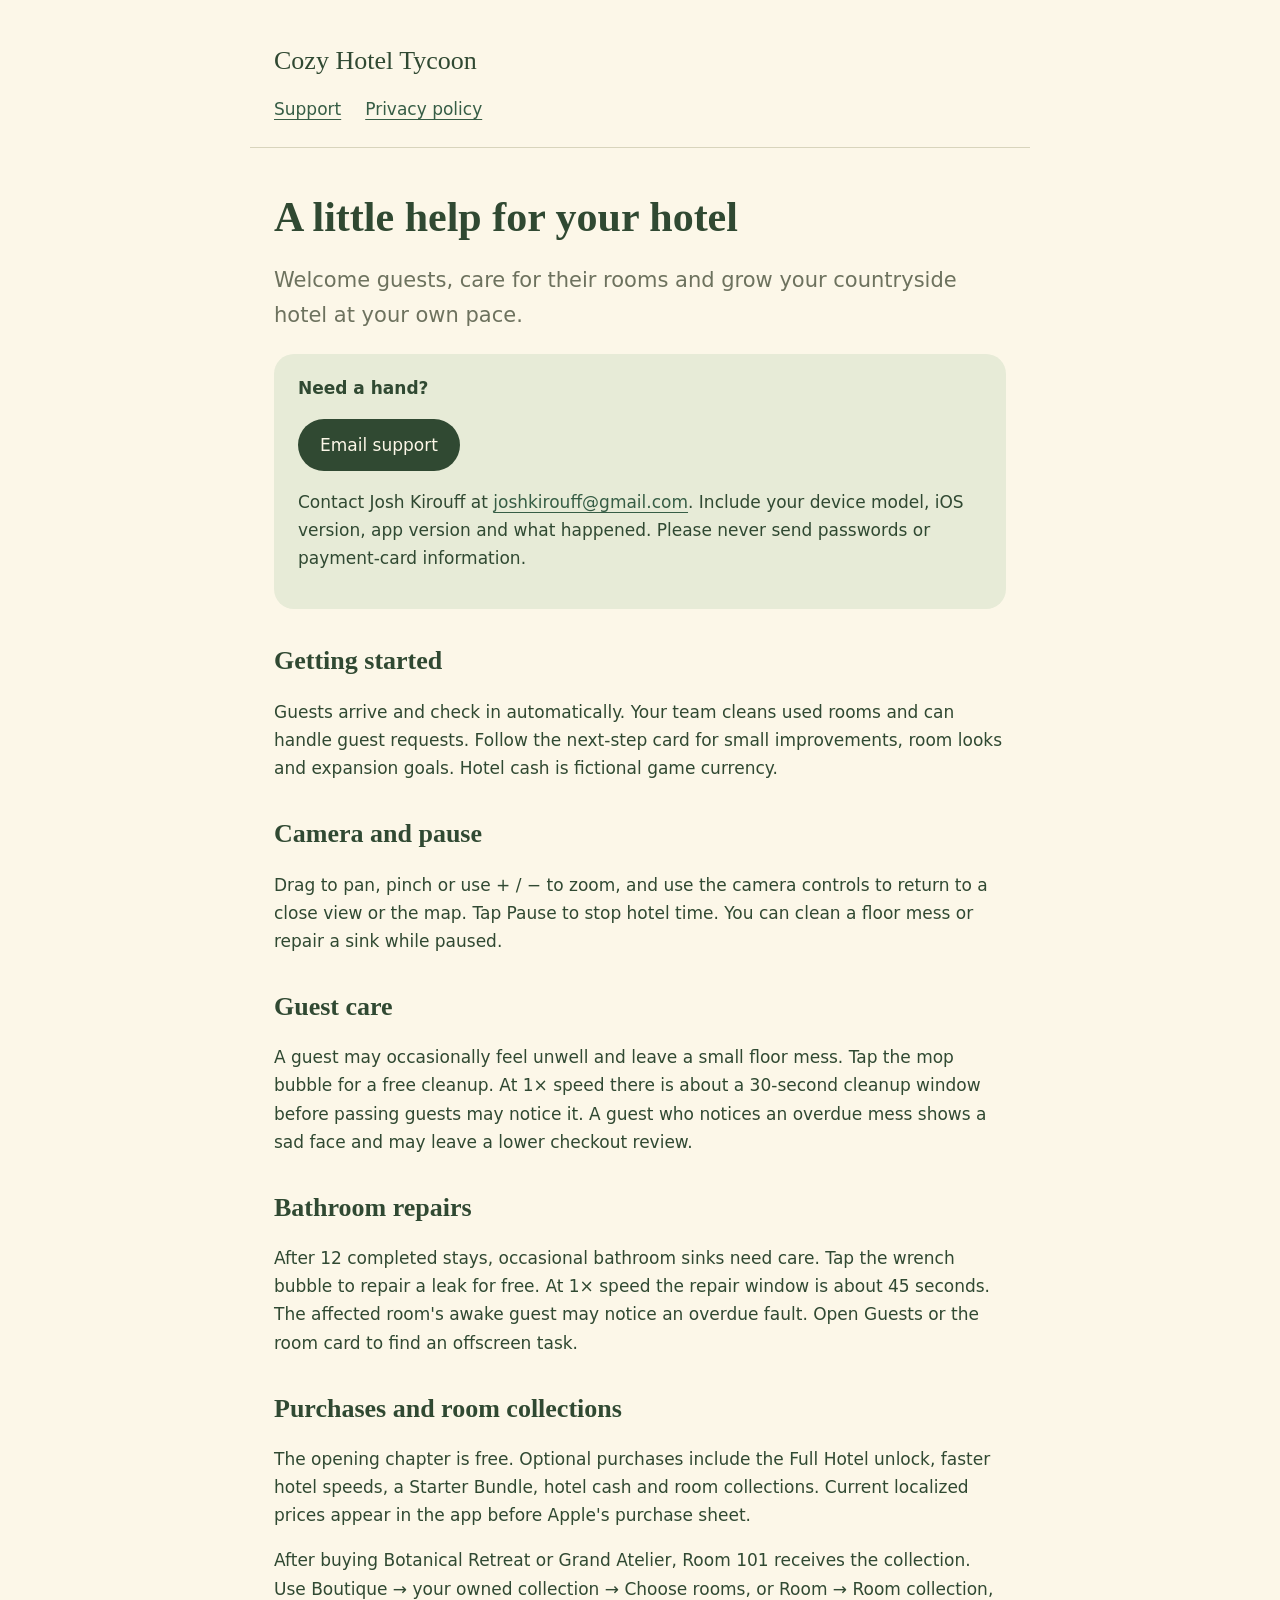
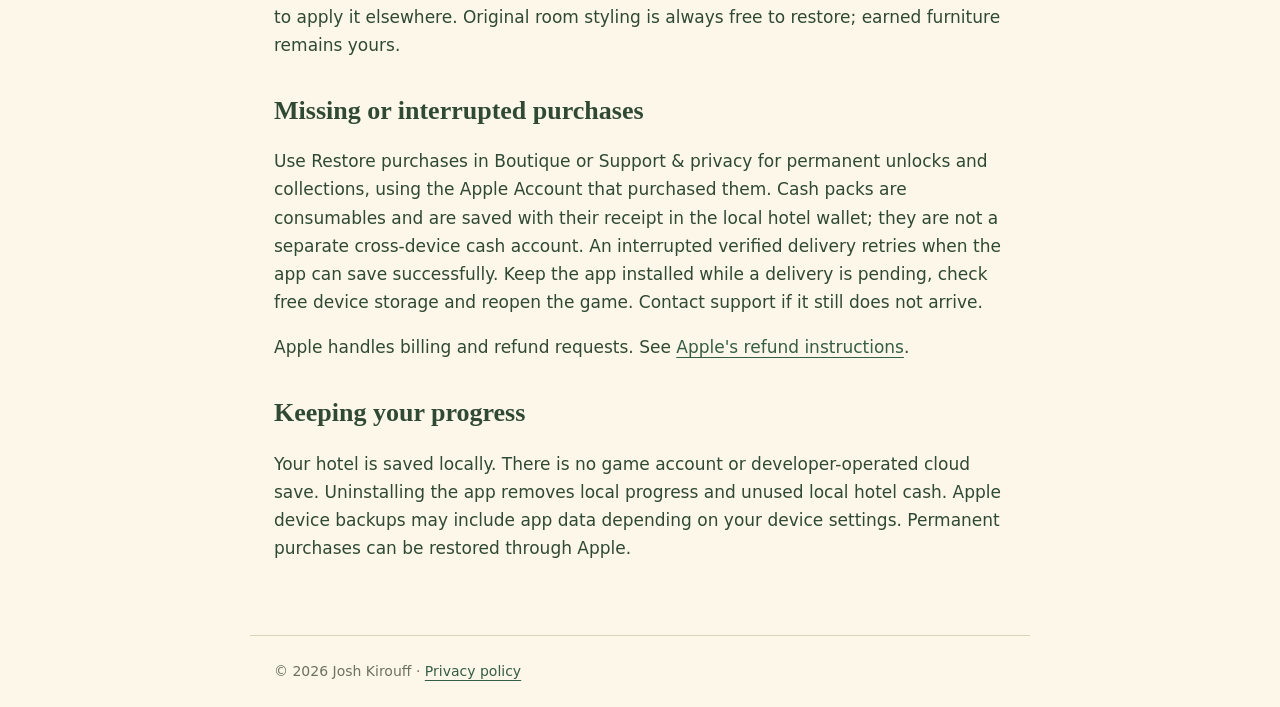
<file: cozy-hotel/index.html>
<!doctype html><html lang="en"><head><meta charset="utf-8"><meta name="viewport" content="width=device-width,initial-scale=1"><title>Cozy Hotel Tycoon · Support</title><meta name="description" content="Help with Cozy Hotel Tycoon: controls, guest care, room repairs and purchases."><link rel="stylesheet" href="style.css"></head><body><header><a class="brand" href="./">Cozy Hotel Tycoon</a><nav aria-label="Main"><a href="./">Support</a><a href="privacy.html">Privacy policy</a></nav></header><main><h1>A little help for your hotel</h1><p class="intro">Welcome guests, care for their rooms and grow your countryside hotel at your own pace.</p><div class="note"><strong>Need a hand?</strong><p><a class="contact" href="mailto:joshkirouff@gmail.com?subject=Cozy%20Hotel%20support">Email support</a></p><p>Contact Josh Kirouff at <a href="mailto:joshkirouff@gmail.com">joshkirouff@gmail.com</a>. Include your device model, iOS version, app version and what happened. Please never send passwords or payment-card information.</p></div><h2>Getting started</h2><p>Guests arrive and check in automatically. Your team cleans used rooms and can handle guest requests. Follow the next-step card for small improvements, room looks and expansion goals. Hotel cash is fictional game currency.</p><h2>Camera and pause</h2><p>Drag to pan, pinch or use + / − to zoom, and use the camera controls to return to a close view or the map. Tap Pause to stop hotel time. You can clean a floor mess or repair a sink while paused.</p><h2>Guest care</h2><p>A guest may occasionally feel unwell and leave a small floor mess. Tap the mop bubble for a free cleanup. At 1× speed there is about a 30-second cleanup window before passing guests may notice it. A guest who notices an overdue mess shows a sad face and may leave a lower checkout review.</p><h2>Bathroom repairs</h2><p>After 12 completed stays, occasional bathroom sinks need care. Tap the wrench bubble to repair a leak for free. At 1× speed the repair window is about 45 seconds. The affected room's awake guest may notice an overdue fault. Open Guests or the room card to find an offscreen task.</p><h2>Purchases and room collections</h2><p>The opening chapter is free. Optional purchases include the Full Hotel unlock, faster hotel speeds, a Starter Bundle, hotel cash and room collections. Current localized prices appear in the app before Apple's purchase sheet.</p><p>After buying Botanical Retreat or Grand Atelier, Room 101 receives the collection. Use Boutique → your owned collection → Choose rooms, or Room → Room collection, to apply it elsewhere. Original room styling is always free to restore; earned furniture remains yours.</p><h2>Missing or interrupted purchases</h2><p>Use Restore purchases in Boutique or Support &amp; privacy for permanent unlocks and collections, using the Apple Account that purchased them. Cash packs are consumables and are saved with their receipt in the local hotel wallet; they are not a separate cross-device cash account. An interrupted verified delivery retries when the app can save successfully. Keep the app installed while a delivery is pending, check free device storage and reopen the game. Contact support if it still does not arrive.</p><p>Apple handles billing and refund requests. See <a href="https://support.apple.com/118223">Apple's refund instructions</a>.</p><h2>Keeping your progress</h2><p>Your hotel is saved locally. There is no game account or developer-operated cloud save. Uninstalling the app removes local progress and unused local hotel cash. Apple device backups may include app data depending on your device settings. Permanent purchases can be restored through Apple.</p></main><footer>© 2026 Josh Kirouff · <a href="privacy.html">Privacy policy</a></footer></body></html>
</file>
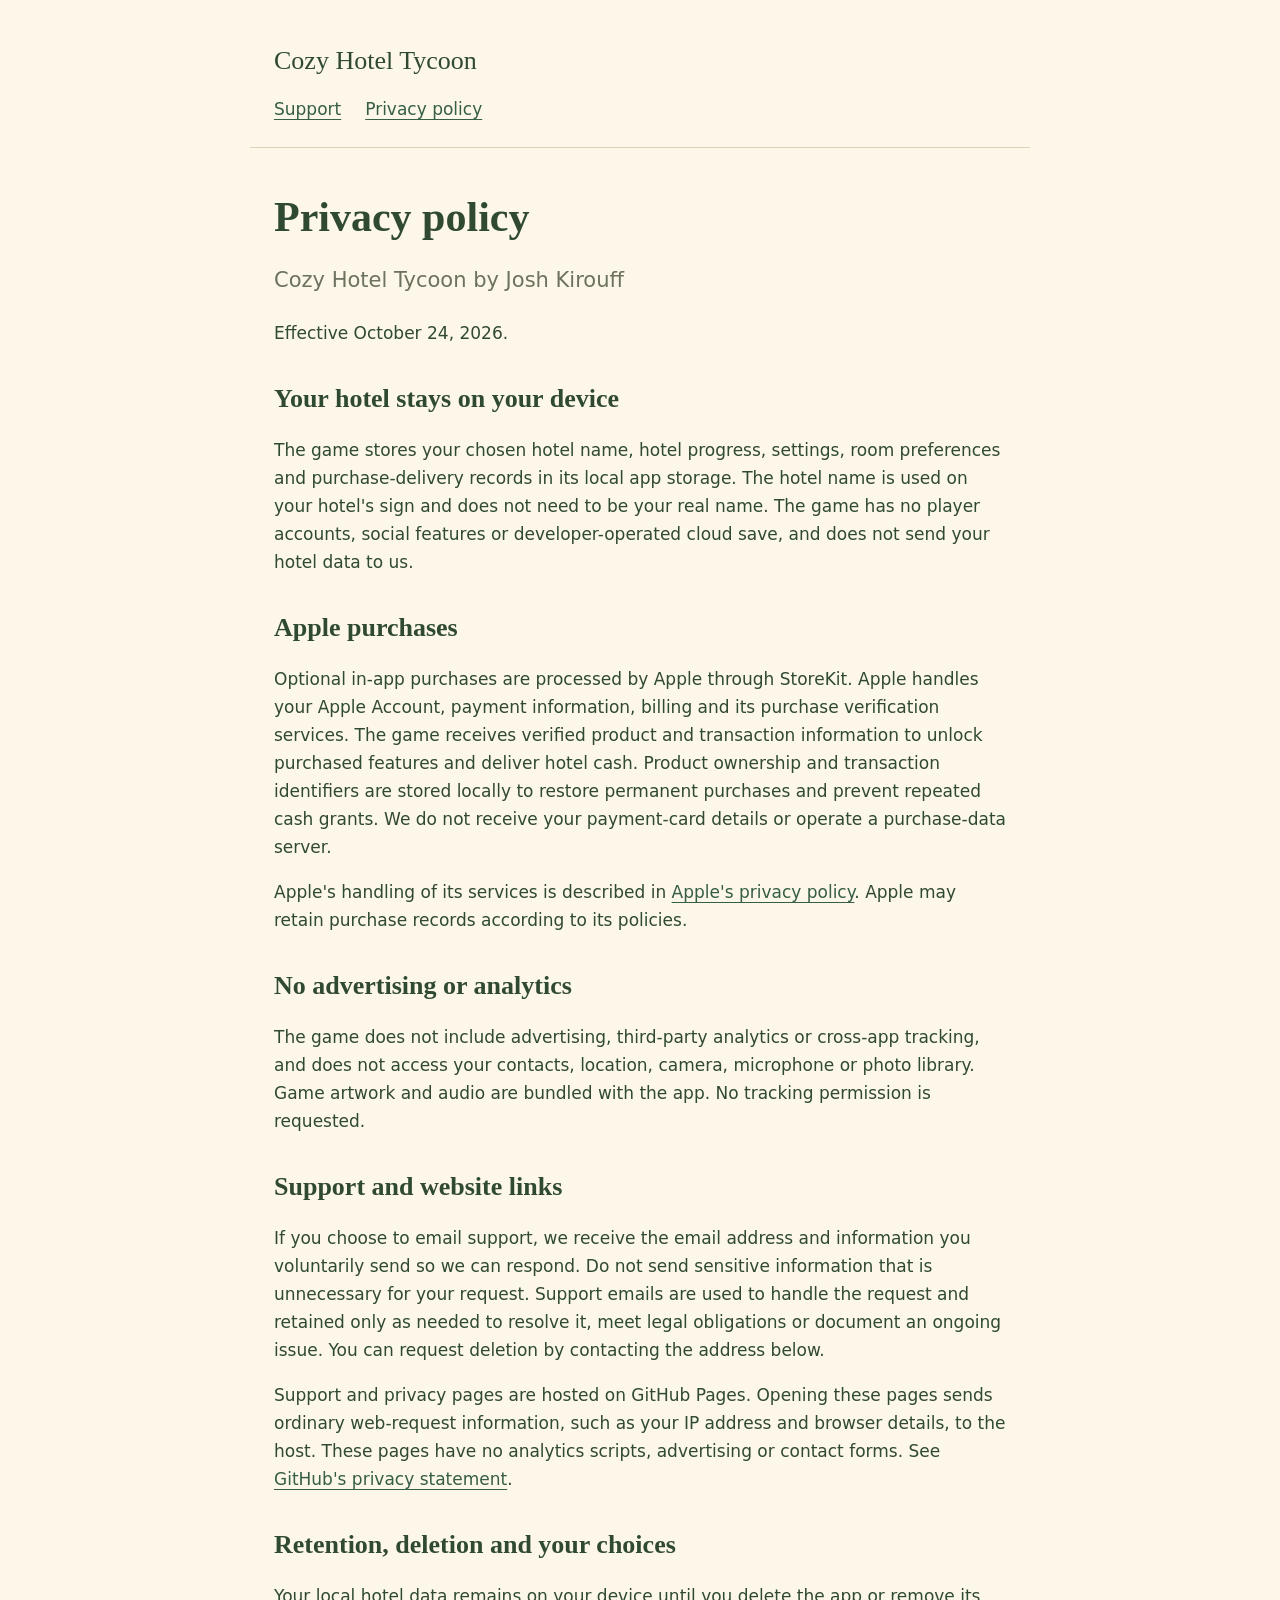
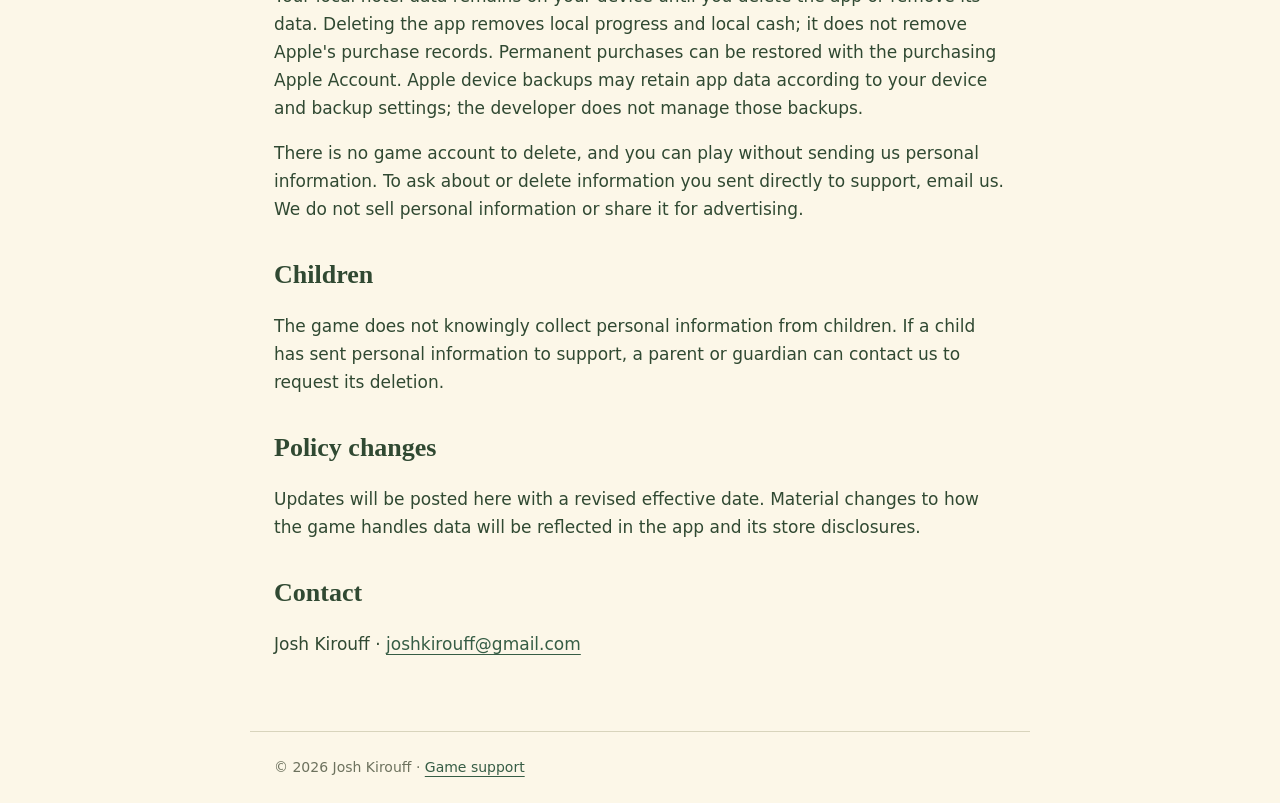
<file: cozy-hotel/privacy.html>
<!doctype html><html lang="en"><head><meta charset="utf-8"><meta name="viewport" content="width=device-width,initial-scale=1"><title>Cozy Hotel Tycoon · Privacy policy</title><meta name="description" content="Privacy policy for Cozy Hotel Tycoon by Josh Kirouff."><link rel="stylesheet" href="style.css"></head><body><header><a class="brand" href="./">Cozy Hotel Tycoon</a><nav aria-label="Main"><a href="./">Support</a><a href="privacy.html" aria-current="page">Privacy policy</a></nav></header><main><h1>Privacy policy</h1><p class="intro">Cozy Hotel Tycoon by Josh Kirouff</p><p>Effective October 24, 2026.</p><h2>Your hotel stays on your device</h2><p>The game stores your chosen hotel name, hotel progress, settings, room preferences and purchase-delivery records in its local app storage. The hotel name is used on your hotel's sign and does not need to be your real name. The game has no player accounts, social features or developer-operated cloud save, and does not send your hotel data to us.</p><h2>Apple purchases</h2><p>Optional in-app purchases are processed by Apple through StoreKit. Apple handles your Apple Account, payment information, billing and its purchase verification services. The game receives verified product and transaction information to unlock purchased features and deliver hotel cash. Product ownership and transaction identifiers are stored locally to restore permanent purchases and prevent repeated cash grants. We do not receive your payment-card details or operate a purchase-data server.</p><p>Apple's handling of its services is described in <a href="https://www.apple.com/legal/privacy/">Apple's privacy policy</a>. Apple may retain purchase records according to its policies.</p><h2>No advertising or analytics</h2><p>The game does not include advertising, third-party analytics or cross-app tracking, and does not access your contacts, location, camera, microphone or photo library. Game artwork and audio are bundled with the app. No tracking permission is requested.</p><h2>Support and website links</h2><p>If you choose to email support, we receive the email address and information you voluntarily send so we can respond. Do not send sensitive information that is unnecessary for your request. Support emails are used to handle the request and retained only as needed to resolve it, meet legal obligations or document an ongoing issue. You can request deletion by contacting the address below.</p><p>Support and privacy pages are hosted on GitHub Pages. Opening these pages sends ordinary web-request information, such as your IP address and browser details, to the host. These pages have no analytics scripts, advertising or contact forms. See <a href="https://docs.github.com/en/site-policy/privacy-policies/github-general-privacy-statement">GitHub's privacy statement</a>.</p><h2>Retention, deletion and your choices</h2><p>Your local hotel data remains on your device until you delete the app or remove its data. Deleting the app removes local progress and local cash; it does not remove Apple's purchase records. Permanent purchases can be restored with the purchasing Apple Account. Apple device backups may retain app data according to your device and backup settings; the developer does not manage those backups.</p><p>There is no game account to delete, and you can play without sending us personal information. To ask about or delete information you sent directly to support, email us. We do not sell personal information or share it for advertising.</p><h2>Children</h2><p>The game does not knowingly collect personal information from children. If a child has sent personal information to support, a parent or guardian can contact us to request its deletion.</p><h2>Policy changes</h2><p>Updates will be posted here with a revised effective date. Material changes to how the game handles data will be reflected in the app and its store disclosures.</p><h2>Contact</h2><p>Josh Kirouff · <a href="mailto:joshkirouff@gmail.com">joshkirouff@gmail.com</a></p></main><footer>© 2026 Josh Kirouff · <a href="./">Game support</a></footer></body></html>
</file>
<file: cozy-hotel/style.css>
:root{color-scheme:light;--ink:#304932;--muted:#6d725e;--cream:#fcf7e8;--sage:#e7ebd7;--line:#d8d4bc}*{box-sizing:border-box}body{margin:0;background:var(--cream);color:var(--ink);font:17px/1.65 system-ui,-apple-system,sans-serif}header,main,footer{max-width:780px;margin:auto;padding:24px}header{padding-top:40px;border-bottom:1px solid var(--line)}.brand{font-family:Georgia,serif;font-size:26px;text-decoration:none;color:var(--ink)}nav{display:flex;gap:24px;margin-top:12px}a{color:#365d45;text-underline-offset:4px}h1,h2{font-family:Georgia,serif;line-height:1.2}h1{font-size:42px;margin:20px 0}h2{font-size:26px;margin-top:36px}p,li{max-width:68ch}ul{padding-left:24px}.intro{font-size:21px;color:var(--muted)}.note{padding:20px 24px;background:var(--sage);border-radius:20px}.contact{display:inline-block;padding:12px 22px;background:var(--ink);color:var(--cream);border-radius:30px;text-decoration:none}footer{font-size:14px;color:var(--muted);border-top:1px solid var(--line);margin-top:32px}a:focus-visible{outline:3px solid #a66b44;outline-offset:5px}@media(max-width:500px){header,main,footer{padding:20px}h1{font-size:34px}body{font-size:16px}}
</file>
